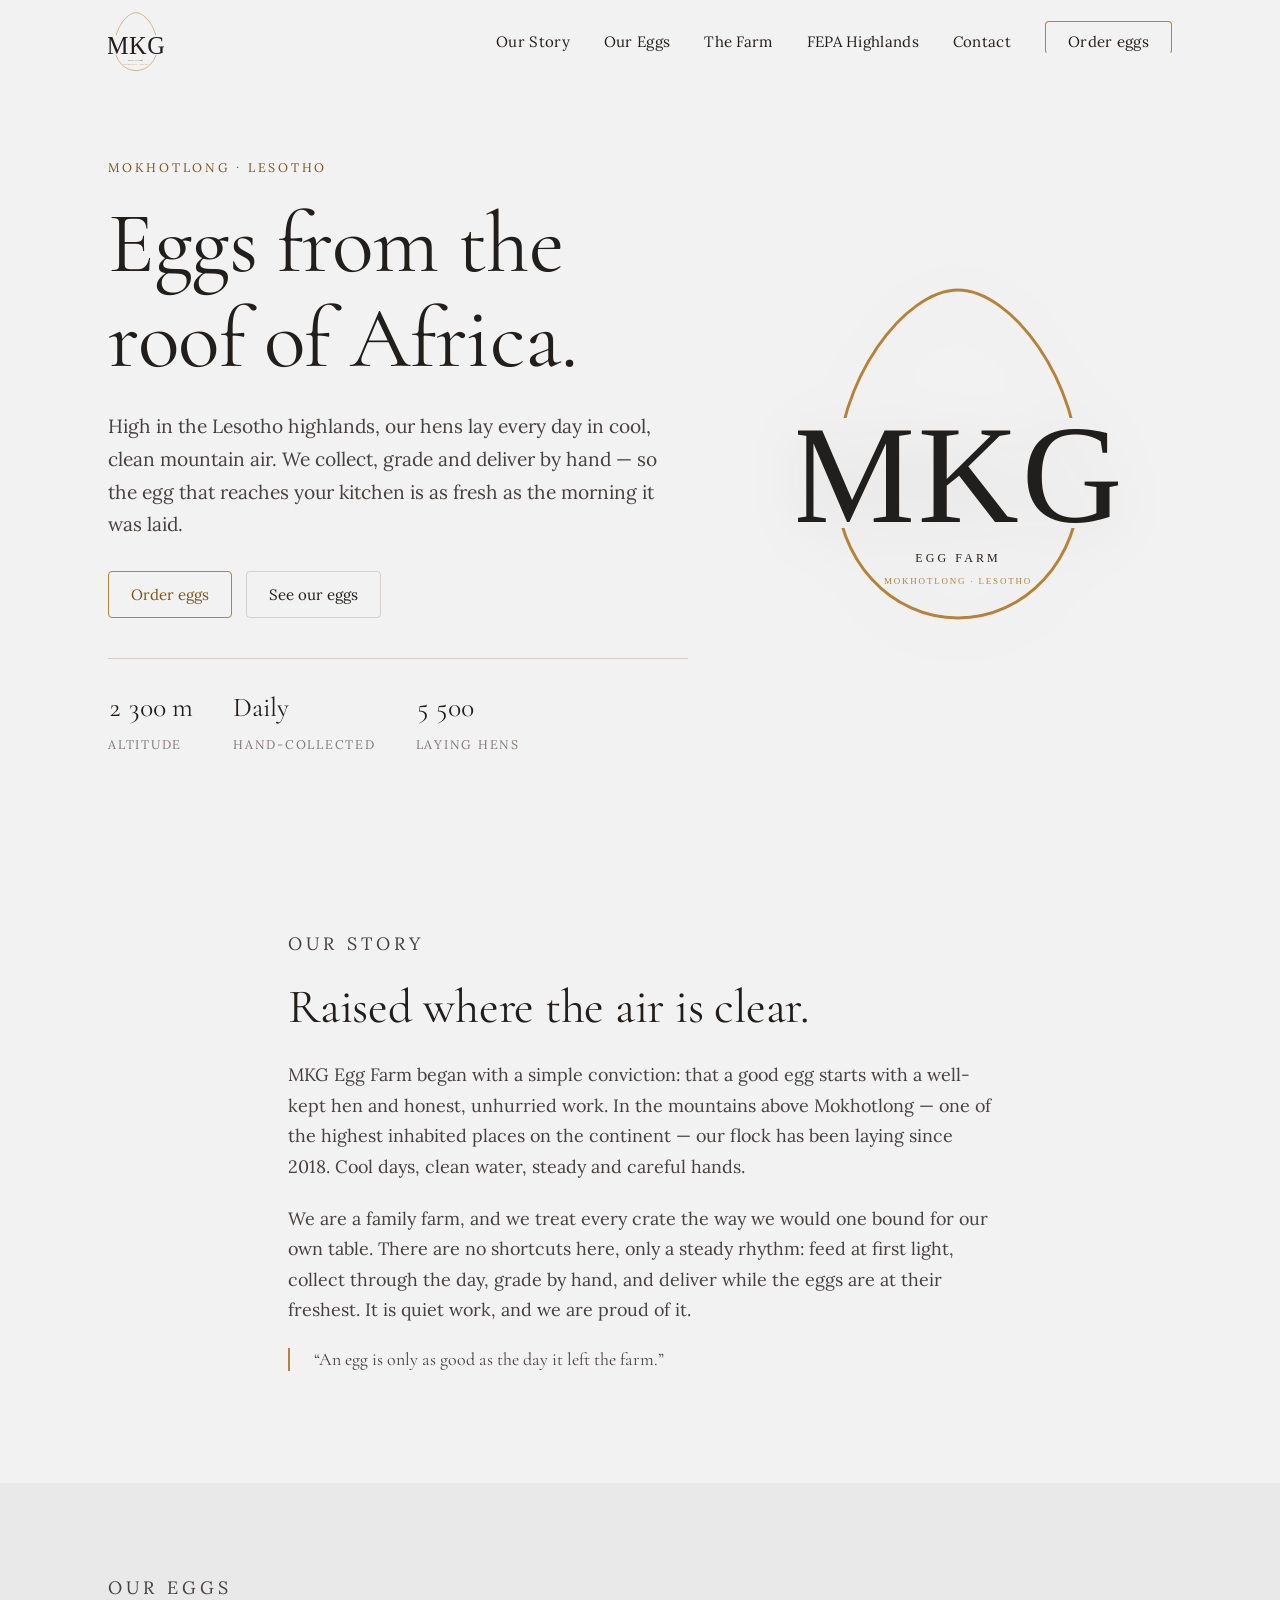
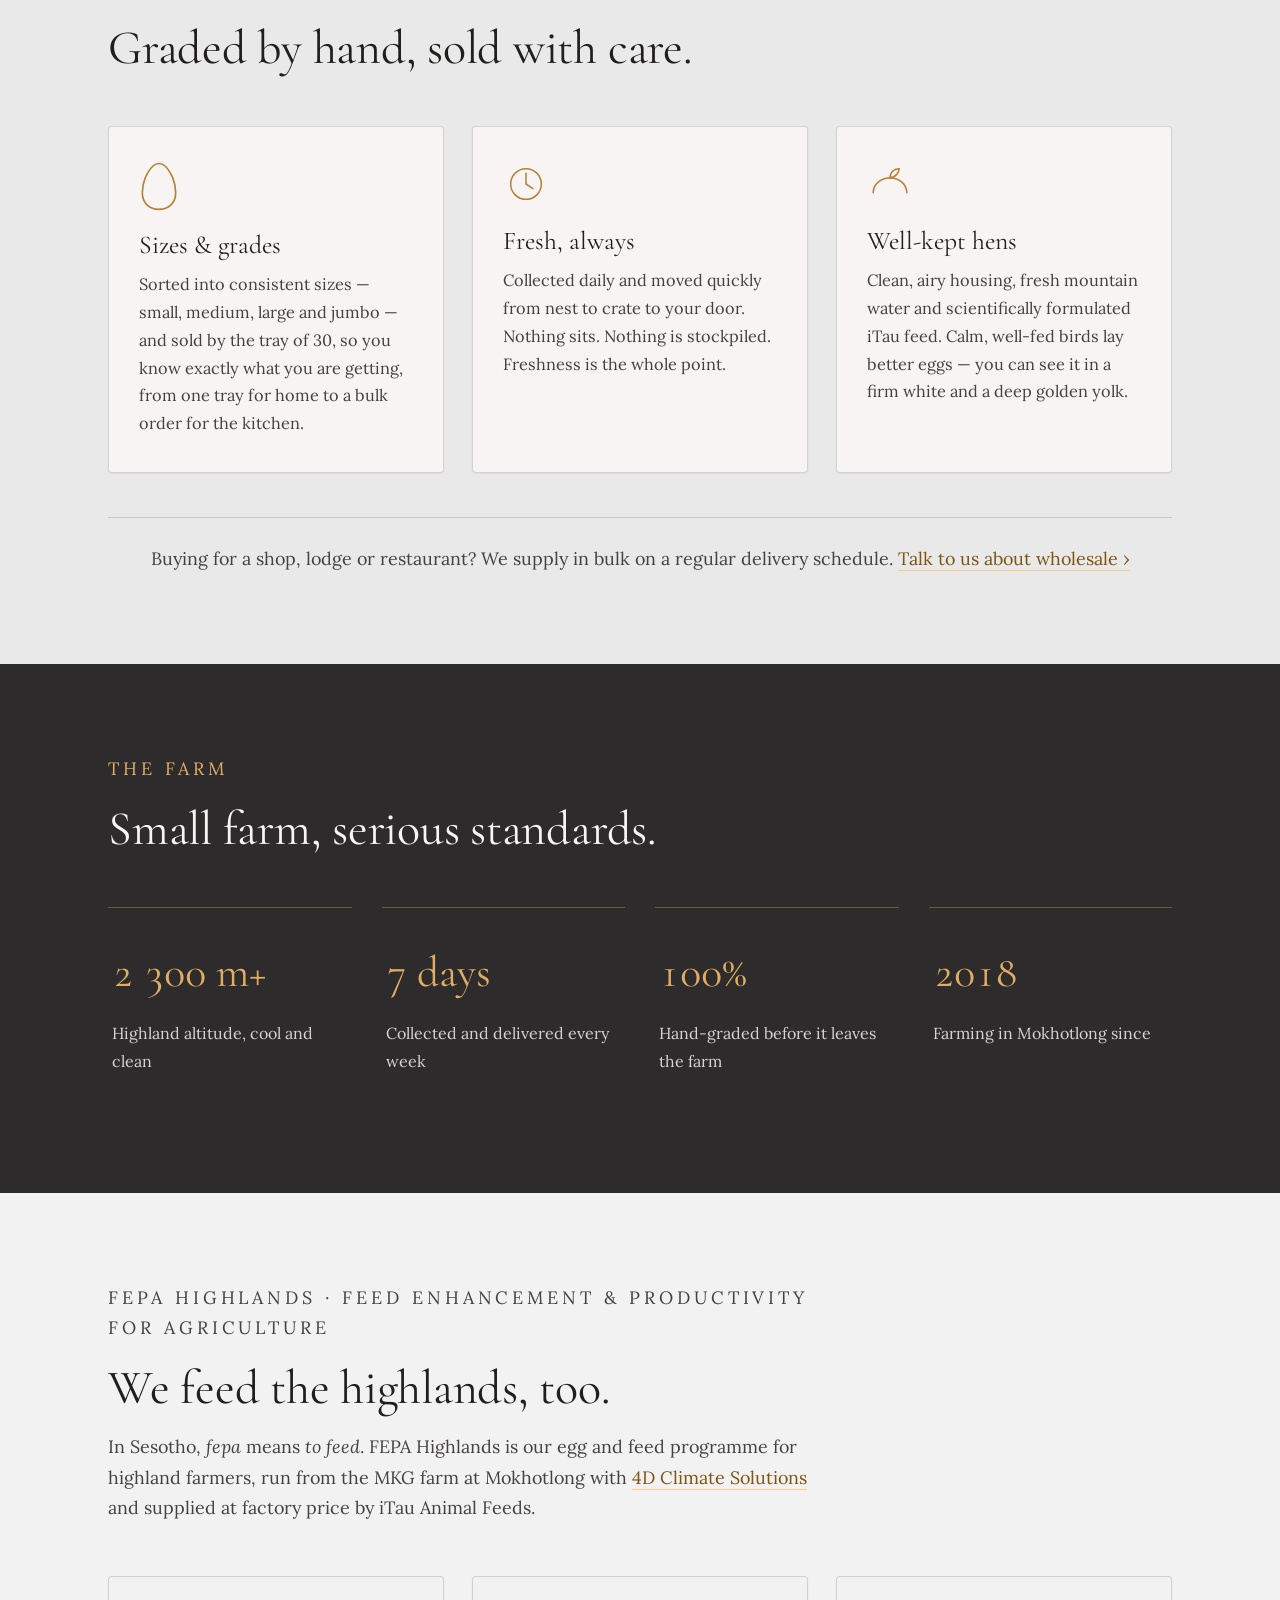
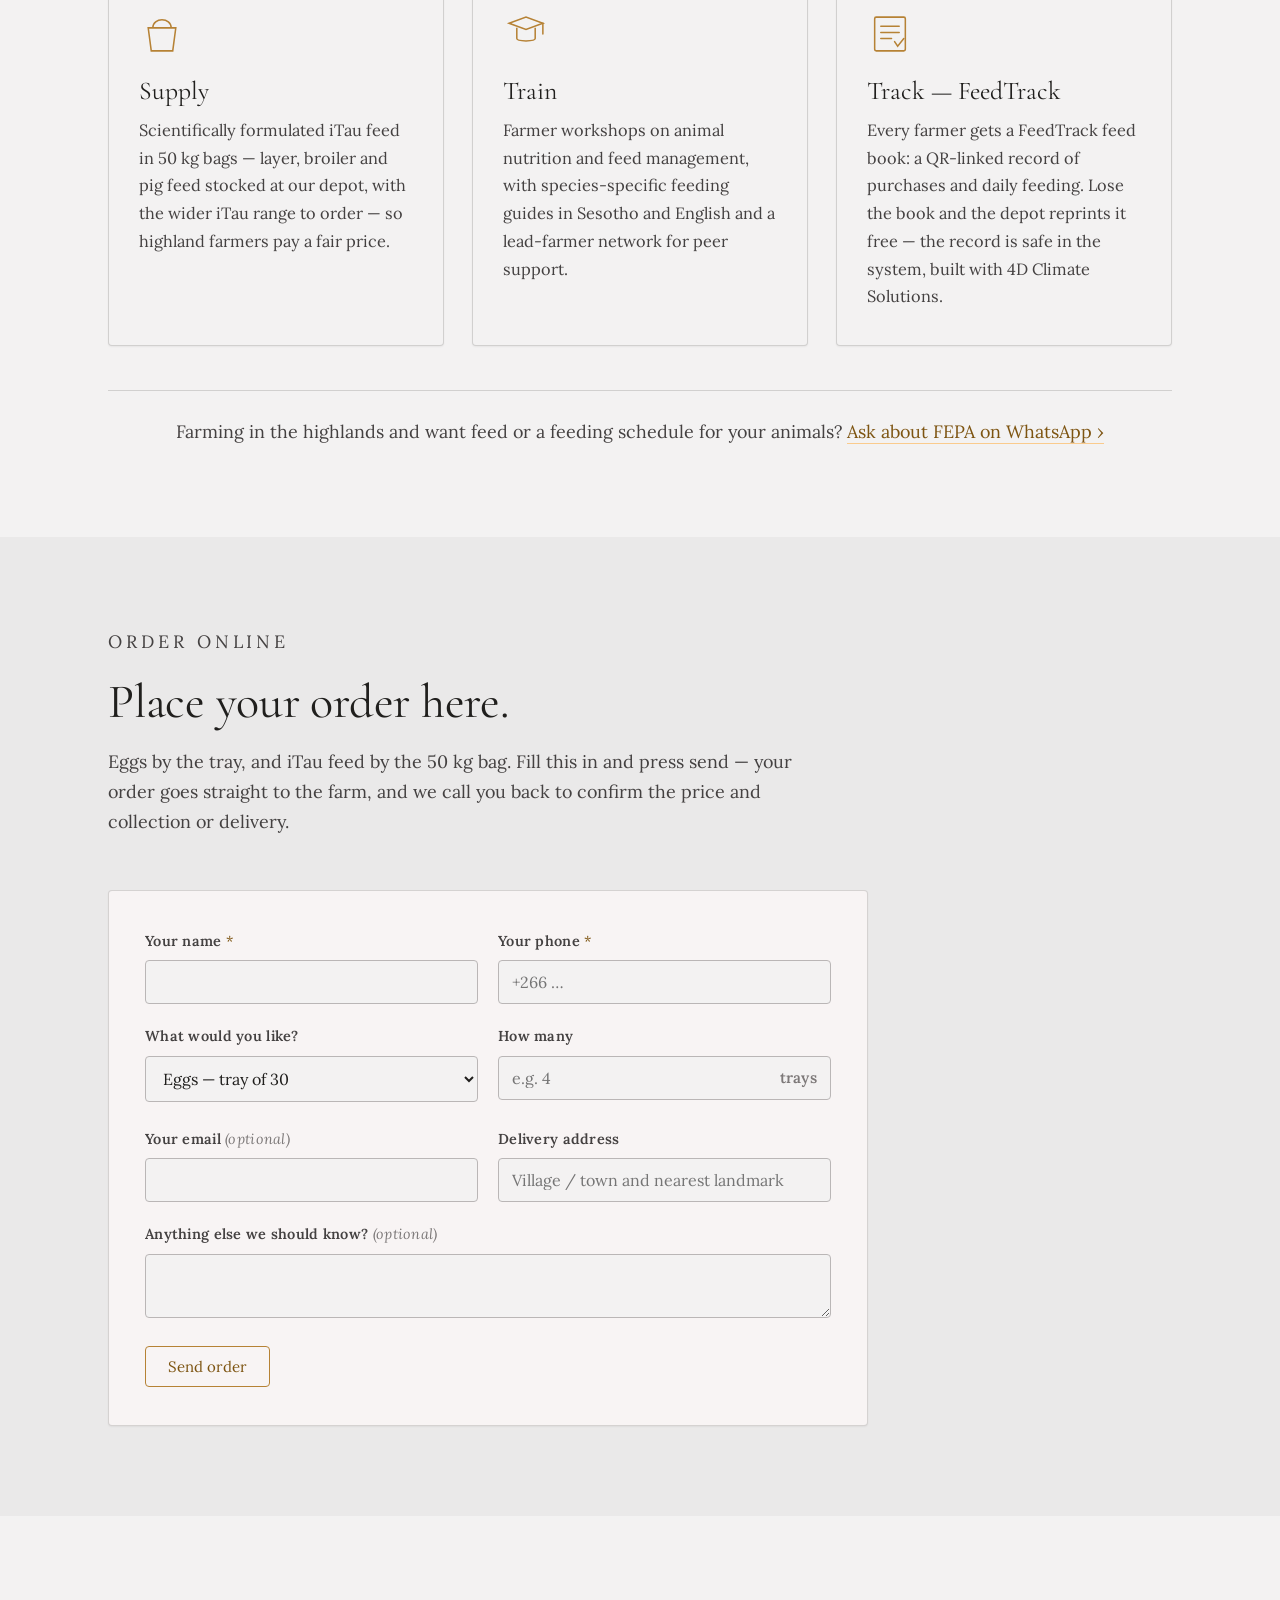
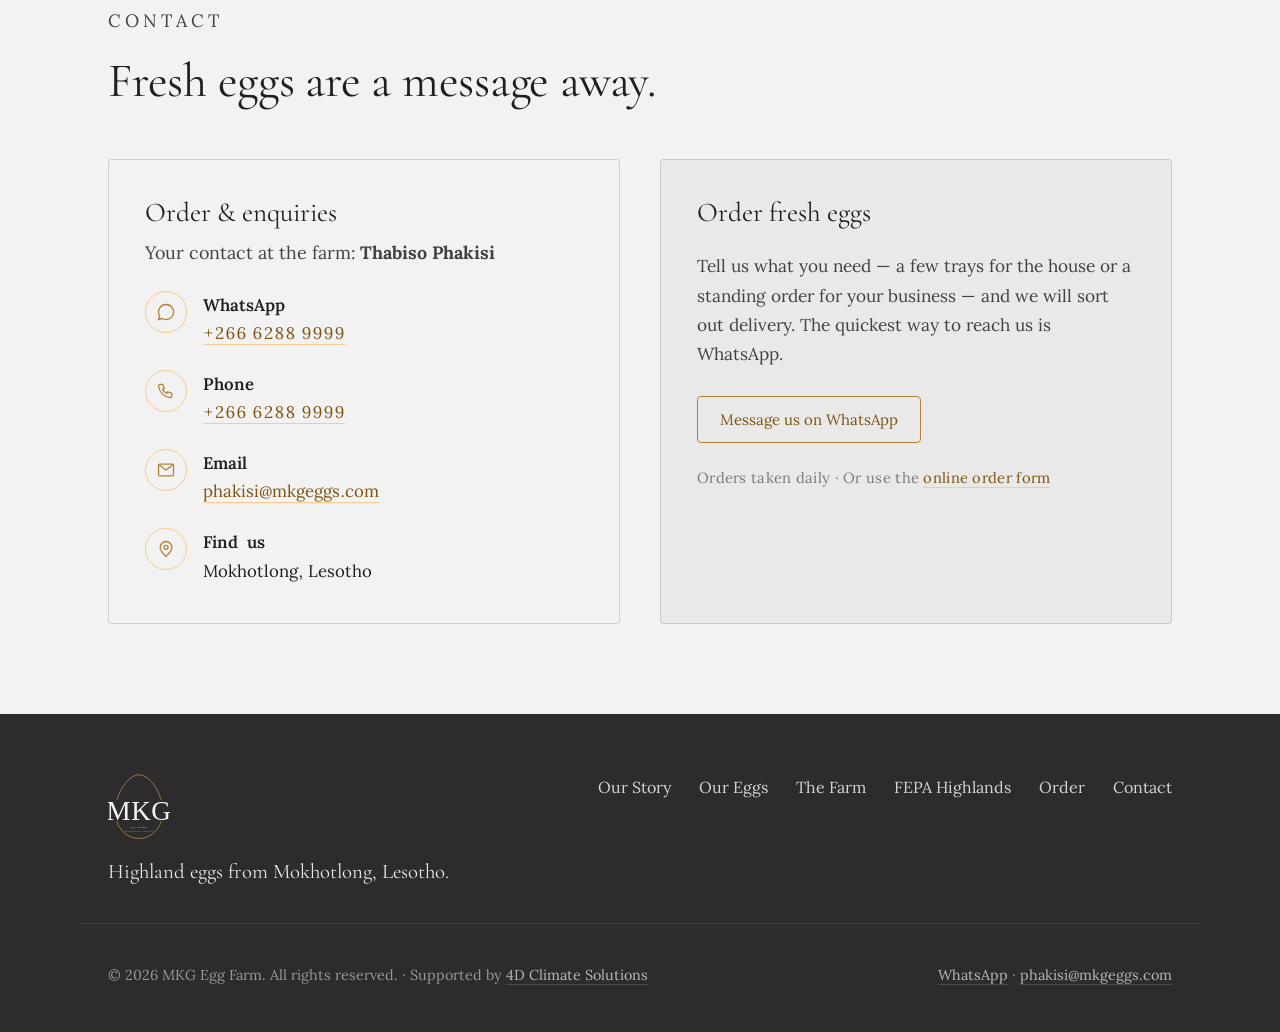
<file: index.html>
<!DOCTYPE html>
<html lang="en">
<head>
  <meta charset="UTF-8">
  <meta name="viewport" content="width=device-width, initial-scale=1.0">
  <title>MKG Egg Farm — Highland eggs from Mokhotlong, Lesotho</title>
  <meta name="description" content="MKG Egg Farm produces fresh, carefully graded eggs in the highlands of Mokhotlong, Lesotho, and runs FEPA Highlands — affordable iTau feed and support for highland farmers.">

  <meta property="og:title" content="MKG Egg Farm — Highland eggs from Mokhotlong, Lesotho">
  <meta property="og:description" content="Fresh, carefully graded eggs from the Lesotho highlands — and FEPA Highlands feed for highland farmers.">
  <meta property="og:type" content="website">
  <meta property="og:url" content="https://mkgeggs.com/">
  <meta property="og:image" content="https://mkgeggs.com/brand/logo/png/mkg-logo-primary.png">

  <link rel="icon" href="/favicon.svg?v=2" type="image/svg+xml">
  <link rel="alternate icon" href="/favicon.png?v=2" type="image/png">
  <link rel="apple-touch-icon" href="/favicon.png?v=2">

  <link rel="stylesheet" href="/brand/mkg-tokens.css">
  <link rel="stylesheet" href="/styles.css?v=3">
</head>
<body>
  <a class="skip-link" href="#main">Skip to content</a>

  <!-- ─────────────  HEADER  ───────────── -->
  <header class="site-header" id="top">
    <div class="wrap header-inner">
      <a class="brand" href="#top" aria-label="MKG Egg Farm — home">
        <img src="/brand/logo/mkg-logo-primary.svg" alt="MKG Egg Farm" width="132" height="72">
      </a>

      <nav class="nav" aria-label="Primary">
        <button class="nav-toggle" aria-expanded="false" aria-controls="nav-menu" aria-label="Menu">
          <span></span><span></span><span></span>
        </button>
        <ul class="nav-menu" id="nav-menu">
          <li><a href="#story">Our Story</a></li>
          <li><a href="#eggs">Our Eggs</a></li>
          <li><a href="#farm">The Farm</a></li>
          <li><a href="#fepa">FEPA Highlands</a></li>
          <li><a href="#contact">Contact</a></li>
          <li><a class="mkg-btn nav-cta" href="#order">Order eggs</a></li>
        </ul>
      </nav>
    </div>
  </header>

  <main id="main">

    <!-- ─────────────  HERO  ───────────── -->
    <section class="hero">
      <div class="wrap hero-inner">
        <div class="hero-copy">
          <p class="eyebrow">Mokhotlong · Lesotho</p>
          <h1>Eggs from the<br>roof of Africa.</h1>
          <p class="lead">
            High in the Lesotho highlands, our hens lay every day in cool, clean
            mountain air. We collect, grade and deliver by hand — so the egg that
            reaches your kitchen is as fresh as the morning it was laid.
          </p>
          <div class="hero-actions">
            <a class="mkg-btn" href="#order">Order eggs</a>
            <a class="mkg-btn btn-ghost" href="#eggs">See our eggs</a>
          </div>
          <hr class="mkg-hr hero-rule">
          <ul class="hero-facts">
            <li><span class="num">2 300 m</span><span class="label">altitude</span></li>
            <li><span class="num">Daily</span><span class="label">hand-collected</span></li>
            <li><span class="num">5 500</span><span class="label">laying hens</span></li>
          </ul>
        </div>
        <div class="hero-mark" aria-hidden="true">
          <img src="/brand/logo/mkg-logo-primary.svg" alt="" width="320" height="340">
        </div>
      </div>
    </section>

    <!-- ─────────────  STORY  ───────────── -->
    <section class="section" id="story">
      <div class="wrap narrow">
        <p class="section-eyebrow">Our Story</p>
        <h2>Raised where the air is clear.</h2>
        <p>
          MKG Egg Farm began with a simple conviction: that a good egg starts with
          a well-kept hen and honest, unhurried work. In the mountains above
          Mokhotlong — one of the highest inhabited places on the continent — our
          flock has been laying since 2018. Cool days, clean water, steady and
          careful hands.
        </p>
        <p>
          We are a family farm, and we treat every crate the way we would one bound
          for our own table. There are no shortcuts here, only a steady rhythm:
          feed at first light, collect through the day, grade by hand, and deliver
          while the eggs are at their freshest. It is quiet work, and we are proud
          of it.
        </p>
        <p class="pull">
          &ldquo;An egg is only as good as the day it left the farm.&rdquo;
        </p>
      </div>
    </section>

    <!-- ─────────────  EGGS  ───────────── -->
    <section class="section section-alt" id="eggs">
      <div class="wrap">
        <div class="section-head">
          <p class="section-eyebrow">Our Eggs</p>
          <h2>Graded by hand, sold with care.</h2>
        </div>

        <div class="cards">
          <article class="card">
            <div class="card-icon" aria-hidden="true">
              <svg viewBox="0 0 48 60" width="40" height="50"><path d="M24 3C34 3 44 22 44 38C44 51 35 58 24 58C13 58 4 51 4 38C4 22 14 3 24 3Z" fill="none" stroke="var(--mkg-gold)" stroke-width="2"/></svg>
            </div>
            <h3>Sizes &amp; grades</h3>
            <p>
              Sorted into consistent sizes — small, medium, large and jumbo — and
              sold by the tray of 30, so you know exactly what you are getting,
              from one tray for home to a bulk order for the kitchen.
            </p>
          </article>

          <article class="card">
            <div class="card-icon" aria-hidden="true">
              <svg viewBox="0 0 60 60" width="46" height="46"><circle cx="30" cy="30" r="20" fill="none" stroke="var(--mkg-gold)" stroke-width="2"/><path d="M30 16v14l9 6" fill="none" stroke="var(--mkg-gold)" stroke-width="2" stroke-linecap="round"/></svg>
            </div>
            <h3>Fresh, always</h3>
            <p>
              Collected daily and moved quickly from nest to crate to your door.
              Nothing sits. Nothing is stockpiled. Freshness is the whole point.
            </p>
          </article>

          <article class="card">
            <div class="card-icon" aria-hidden="true">
              <svg viewBox="0 0 60 60" width="46" height="46"><path d="M8 42C8 30 18 22 30 22C42 22 52 30 52 42" fill="none" stroke="var(--mkg-gold)" stroke-width="2"/><path d="M30 22c0-8 6-12 12-12-1 7-5 11-12 12z" fill="none" stroke="var(--mkg-gold)" stroke-width="2"/></svg>
            </div>
            <h3>Well-kept hens</h3>
            <p>
              Clean, airy housing, fresh mountain water and scientifically
              formulated iTau feed. Calm, well-fed birds lay better eggs — you can
              see it in a firm white and a deep golden yolk.
            </p>
          </article>
        </div>

        <div class="eggs-note">
          <p>
            Buying for a shop, lodge or restaurant? We supply in bulk on a regular
            delivery schedule. <a href="#contact">Talk to us about wholesale &rsaquo;</a>
          </p>
        </div>
      </div>
    </section>

    <!-- ─────────────  FARM (dark)  ───────────── -->
    <section class="section section-dark" id="farm">
      <div class="wrap">
        <div class="section-head">
          <p class="section-eyebrow">The Farm</p>
          <h2>Small farm, serious standards.</h2>
        </div>
        <div class="stats">
          <div class="stat">
            <span class="stat-num">2 300 m+</span>
            <span class="stat-label">Highland altitude, cool and clean</span>
          </div>
          <div class="stat">
            <span class="stat-num">7 days</span>
            <span class="stat-label">Collected and delivered every week</span>
          </div>
          <div class="stat">
            <span class="stat-num">100%</span>
            <span class="stat-label">Hand-graded before it leaves the farm</span>
          </div>
          <div class="stat">
            <span class="stat-num">2018</span>
            <span class="stat-label">Farming in Mokhotlong since</span>
          </div>
        </div>
      </div>
    </section>

    <!-- ─────────────  FEPA HIGHLANDS  ───────────── -->
    <section class="section" id="fepa">
      <div class="wrap">
        <div class="section-head">
          <p class="section-eyebrow">FEPA Highlands · Feed Enhancement &amp; Productivity for Agriculture</p>
          <h2>We feed the highlands, too.</h2>
          <p>
            In Sesotho, <em>fepa</em> means <em>to feed</em>. FEPA Highlands is our
            egg and feed programme for highland farmers, run from the MKG farm at
            Mokhotlong with <a href="https://4dcs.co.za" target="_blank" rel="noopener">4D Climate Solutions</a>
            and supplied at factory price by iTau Animal Feeds.
          </p>
        </div>

        <div class="cards">
          <article class="card">
            <div class="card-icon" aria-hidden="true">
              <svg viewBox="0 0 60 60" width="46" height="46"><path d="M12 22h36l-4 30H16z" fill="none" stroke="var(--mkg-gold)" stroke-width="2"/><path d="M18 22c0-14 24-14 24 0" fill="none" stroke="var(--mkg-gold)" stroke-width="2"/></svg>
            </div>
            <h3>Supply</h3>
            <p>
              Scientifically formulated iTau feed in 50&nbsp;kg bags — layer,
              broiler and pig feed stocked at our depot, with the wider iTau range
              to order — so highland farmers pay a fair price.
            </p>
          </article>

          <article class="card">
            <div class="card-icon" aria-hidden="true">
              <svg viewBox="0 0 60 60" width="46" height="46"><path d="M8 16l22-8 22 8-22 8z" fill="none" stroke="var(--mkg-gold)" stroke-width="2"/><path d="M18 22v14c0 4 24 4 24 0V22" fill="none" stroke="var(--mkg-gold)" stroke-width="2"/><path d="M52 16v14" stroke="var(--mkg-gold)" stroke-width="2" stroke-linecap="round"/></svg>
            </div>
            <h3>Train</h3>
            <p>
              Farmer workshops on animal nutrition and feed management, with
              species-specific feeding guides in Sesotho and English and a
              lead-farmer network for peer support.
            </p>
          </article>

          <article class="card">
            <div class="card-icon" aria-hidden="true">
              <svg viewBox="0 0 60 60" width="46" height="46"><rect x="10" y="8" width="40" height="44" rx="2" fill="none" stroke="var(--mkg-gold)" stroke-width="2"/><path d="M18 20h24M18 28h24M18 36h14" stroke="var(--mkg-gold)" stroke-width="2" stroke-linecap="round"/><path d="M36 40l4 6 8-10" fill="none" stroke="var(--mkg-gold)" stroke-width="2" stroke-linecap="round"/></svg>
            </div>
            <h3>Track — FeedTrack</h3>
            <p>
              Every farmer gets a FeedTrack feed book: a QR-linked record of
              purchases and daily feeding. Lose the book and the depot reprints it
              free — the record is safe in the system, built with 4D Climate Solutions.
            </p>
          </article>
        </div>

        <div class="eggs-note">
          <p>
            Farming in the highlands and want feed or a feeding schedule for your
            animals? <a href="https://wa.me/26662889999" target="_blank" rel="noopener">Ask about FEPA on WhatsApp &rsaquo;</a>
          </p>
        </div>
      </div>
    </section>

    <!-- ─────────────  ORDER ONLINE  ───────────── -->
    <section class="section section-alt" id="order">
      <div class="wrap">
        <div class="section-head">
          <p class="section-eyebrow">Order Online</p>
          <h2>Place your order here.</h2>
          <p>
            Eggs by the tray, and iTau feed by the 50&nbsp;kg bag. Fill this in and
            press send — your order goes straight to the farm, and we call you
            back to confirm the price and collection or delivery.
          </p>
        </div>

        <form class="order-form" id="order-form">
          <div class="of-row">
            <label class="of-field">
              <span>Your name <em class="req" aria-hidden="true">*</em></span>
              <input type="text" name="name" autocomplete="name" required>
            </label>
            <label class="of-field">
              <span>Your phone <em class="req" aria-hidden="true">*</em></span>
              <input type="tel" name="phone" autocomplete="tel" placeholder="+266 …" required>
            </label>
          </div>
          <div class="of-row">
            <label class="of-field">
              <span>What would you like?</span>
              <select name="item">
                <optgroup label="Eggs">
                  <option>Eggs — tray of 30</option>
                </optgroup>
                <optgroup label="iTau feed — 50 kg bags">
                  <option>Feed — Complete Lay Ph.2 (layers)</option>
                  <option>Feed — Broiler Grower</option>
                  <option>Feed — Broiler Finisher</option>
                  <option>Feed — Pig Grower</option>
                  <option>Feed — Pig Finisher</option>
                </optgroup>
              </select>
            </label>
            <label class="of-field of-qty">
              <span>How many</span>
              <span class="of-unit">
                <input type="number" name="qty" min="1" step="1" placeholder="e.g. 4" required>
                <span class="of-unit-tag" id="qty-unit">trays</span>
              </span>
            </label>
          </div>
          <div class="of-row">
            <label class="of-field">
              <span>Your email <em>(optional)</em></span>
              <input type="email" name="email" autocomplete="email">
            </label>
            <label class="of-field">
              <span>Delivery address</span>
              <input type="text" name="address" autocomplete="street-address" placeholder="Village / town and nearest landmark">
            </label>
          </div>
          <label class="of-field">
            <span>Anything else we should know? <em>(optional)</em></span>
            <textarea name="note" rows="2"></textarea>
          </label>
          <label class="of-hp" aria-hidden="true" style="position:absolute;left:-9999px;top:-9999px;height:1px;width:1px;overflow:hidden;">
            Leave this empty <input type="text" name="botcheck" tabindex="-1" autocomplete="off">
          </label>
          <div class="of-actions">
            <button class="mkg-btn" type="submit" id="order-send">Send order</button>
            <p class="of-status" id="order-status" role="status"></p>
          </div>
        </form>

        <div class="order-done" id="order-done" hidden>
          <h3>Kea leboha — order received!</h3>
          <p>Your order is on its way to the farm. We will call you back shortly
             to confirm the price and arrange collection or delivery.</p>
        </div>
      </div>
    </section>

    <!-- ─────────────  CONTACT  ───────────── -->
    <section class="section" id="contact">
      <div class="wrap">
        <div class="section-head">
          <p class="section-eyebrow">Contact</p>
          <h2>Fresh eggs are a message away.</h2>
        </div>

        <div class="contact-grid">
          <div class="contact-card">
            <h3>Order &amp; enquiries</h3>
            <p class="contact-person">Your contact at the farm: <strong>Thabiso Phakisi</strong></p>
            <ul class="contact-list">
              <li>
                <span class="ci" aria-hidden="true">
                  <svg viewBox="0 0 24 24" width="20" height="20"><path d="M12 3a9 9 0 00-7.7 13.6L3 21l4.6-1.2A9 9 0 1012 3z" fill="none" stroke="var(--mkg-gold)" stroke-width="1.6"/></svg>
                </span>
                <span>
                  <strong>WhatsApp</strong><br>
                  <a href="https://wa.me/26662889999" target="_blank" rel="noopener">+266 6288 9999</a>
                </span>
              </li>
              <li>
                <span class="ci" aria-hidden="true">
                  <svg viewBox="0 0 24 24" width="20" height="20"><path d="M5 4h3l2 5-2 1a11 11 0 005 5l1-2 5 2v3a2 2 0 01-2 2A16 16 0 013 6a2 2 0 012-2z" fill="none" stroke="var(--mkg-gold)" stroke-width="1.6"/></svg>
                </span>
                <span>
                  <strong>Phone</strong><br>
                  <a href="tel:+26662889999">+266 6288 9999</a>
                </span>
              </li>
              <li>
                <span class="ci" aria-hidden="true">
                  <svg viewBox="0 0 24 24" width="20" height="20"><rect x="3" y="5" width="18" height="14" rx="1.5" fill="none" stroke="var(--mkg-gold)" stroke-width="1.6"/><path d="M4 6l8 6 8-6" fill="none" stroke="var(--mkg-gold)" stroke-width="1.6"/></svg>
                </span>
                <span>
                  <strong>Email</strong><br>
                  <a href="mailto:phakisi@mkgeggs.com">phakisi@mkgeggs.com</a>
                </span>
              </li>
              <li>
                <span class="ci" aria-hidden="true">
                  <svg viewBox="0 0 24 24" width="20" height="20"><path d="M12 21s7-6.3 7-11a7 7 0 00-14 0c0 4.7 7 11 7 11z" fill="none" stroke="var(--mkg-gold)" stroke-width="1.6"/><circle cx="12" cy="10" r="2.4" fill="none" stroke="var(--mkg-gold)" stroke-width="1.6"/></svg>
                </span>
                <span>
                  <strong>Find us</strong><br>
                  Mokhotlong, Lesotho
                </span>
              </li>
            </ul>
          </div>

          <div class="contact-cta">
            <h3>Order fresh eggs</h3>
            <p>
              Tell us what you need — a few trays for the house or a standing order
              for your business — and we will sort out delivery. The quickest way
              to reach us is WhatsApp.
            </p>
            <a class="mkg-btn" href="https://wa.me/26662889999" target="_blank" rel="noopener">Message us on WhatsApp</a>
            <p class="hours">Orders taken daily · Or use the <a href="#order">online order form</a></p>
          </div>
        </div>
      </div>
    </section>
  </main>

  <!-- ─────────────  FOOTER  ───────────── -->
  <footer class="site-footer">
    <div class="wrap footer-inner">
      <div class="footer-brand">
        <img src="/brand/logo/mkg-logo-reversed.svg" alt="MKG Egg Farm" width="150" height="82">
        <p class="footer-tag">Highland eggs from Mokhotlong, Lesotho.</p>
      </div>
      <nav class="footer-nav" aria-label="Footer">
        <a href="#story">Our Story</a>
        <a href="#eggs">Our Eggs</a>
        <a href="#farm">The Farm</a>
        <a href="#fepa">FEPA Highlands</a>
        <a href="#order">Order</a>
        <a href="#contact">Contact</a>
      </nav>
    </div>
    <div class="wrap footer-base">
      <p>&copy; <span id="year">2026</span> MKG Egg Farm. All rights reserved. · Supported by <a href="https://4dcs.co.za" target="_blank" rel="noopener">4D Climate Solutions</a></p>
      <p><a href="https://wa.me/26662889999" target="_blank" rel="noopener">WhatsApp</a> · <a href="mailto:phakisi@mkgeggs.com">phakisi@mkgeggs.com</a></p>
    </div>
  </footer>

  <script>
    // Mobile nav toggle
    const toggle = document.querySelector('.nav-toggle');
    const menu = document.getElementById('nav-menu');
    toggle.addEventListener('click', () => {
      const open = menu.classList.toggle('open');
      toggle.setAttribute('aria-expanded', open);
    });
    menu.querySelectorAll('a').forEach(a =>
      a.addEventListener('click', () => {
        menu.classList.remove('open');
        toggle.setAttribute('aria-expanded', 'false');
      })
    );
    // Current year
    document.getElementById('year').textContent = new Date().getFullYear();
    // Online order form → opens WhatsApp (or email) with the order pre-written
    const orderForm = document.getElementById('order-form');
    const itemSelect = orderForm.querySelector('select[name=item]');
    const qtyUnit = document.getElementById('qty-unit');
    const orderUnit = () => itemSelect.value.startsWith('Eggs') ? 'trays' : 'bags';
    const updateUnit = () => { qtyUnit.textContent = orderUnit(); };
    itemSelect.addEventListener('change', updateUnit);
    updateUnit();
    const sendBtn = document.getElementById('order-send');
    const statusEl = document.getElementById('order-status');
    orderForm.addEventListener('submit', async e => {
      e.preventDefault();
      if (!orderForm.reportValidity()) return;
      const f = new FormData(orderForm);
      sendBtn.disabled = true;
      sendBtn.textContent = 'Sending…';
      statusEl.textContent = '';
      try {
        const res = await fetch('/api/order', {
          method: 'POST',
          headers: { 'content-type': 'application/json' },
          body: JSON.stringify({
            name: f.get('name'),
            phone: f.get('phone'),
            item: f.get('item'),
            qty: f.get('qty'),
            email: f.get('email'),
            address: f.get('address'),
            note: f.get('note'),
            botcheck: f.get('botcheck')
          })
        });
        if (!res.ok) throw new Error((await res.json().catch(() => ({}))).error || 'send failed');
        orderForm.hidden = true;
        document.getElementById('order-done').hidden = false;
      } catch (err) {
        statusEl.textContent = 'Sorry — your order could not be sent. Please call us on +266 6288 9999.';
        sendBtn.disabled = false;
        sendBtn.textContent = 'Send order';
      }
    });
    // Subtle header shadow on scroll
    const header = document.querySelector('.site-header');
    const onScroll = () => header.classList.toggle('scrolled', window.scrollY > 8);
    window.addEventListener('scroll', onScroll, { passive: true });
    onScroll();
  </script>
</body>
</html>
</file>
<file: brand/mkg-tokens.css>
/* MKG Egg Farm — brand tokens
   Derived from the Classical design system. Drop this in and style against the
   variables; do not hard-code hexes in components. */

@import url("https://fonts.googleapis.com/css2?family=Cormorant+Garamond:wght@300;400;500;600&family=Lora:ital,wght@0,400;0,500;0,600;1,400&display=swap");

:root {
  /* ── Core roles ────────────────────────────────── */
  --mkg-bg:        #f3f2f2;  /* page ground */
  --mkg-surface:   #eae9e9;  /* raised panel */
  --mkg-ink:       #201f1d;  /* body + headings */
  --mkg-gold:      #b68235;  /* the one accent — use as stroke, rule, underline */
  --mkg-divider:   rgba(32, 31, 29, 0.16);

  /* ── Neutral ramp ──────────────────────────────── */
  --mkg-neutral-100: #f8f4f4;
  --mkg-neutral-200: #eae7e7;
  --mkg-neutral-300: #d7d3d3;
  --mkg-neutral-400: #bab6b6;
  --mkg-neutral-500: #9b9797;
  --mkg-neutral-600: #7d7979;
  --mkg-neutral-700: #605d5d;
  --mkg-neutral-800: #444141;
  --mkg-neutral-900: #2d2b2b;  /* dark sections, reversed logo ground */

  /* ── Gold ramp ─────────────────────────────────── */
  --mkg-gold-100: #fff3e4;
  --mkg-gold-200: #ffe3bf;
  --mkg-gold-300: #facb8d;
  --mkg-gold-400: #e1ad66;  /* gold on dark grounds */
  --mkg-gold-500: #c28d41;
  --mkg-gold-600: #a06f24;  /* pressed / active */
  --mkg-gold-700: #7d5411;  /* gold TEXT at paragraph size */
  --mkg-gold-800: #5a3b0a;
  --mkg-gold-900: #3a270d;

  /* ── Type ──────────────────────────────────────── */
  --mkg-font-display: "Cormorant Garamond", Garamond, serif;
  --mkg-font-body:    "Lora", Georgia, serif;
  --mkg-radius:       4px;

  /* ── Elevation — a whisper, never a slab ───────── */
  --mkg-shadow-sm: 0 1px 2px rgba(32, 31, 29, 0.06);
  --mkg-shadow-md: 0 2px 8px rgba(32, 31, 29, 0.08);
  --mkg-shadow-lg: 0 8px 28px rgba(32, 31, 29, 0.10);
}

body {
  background: var(--mkg-bg);
  color: var(--mkg-ink);
  font-family: var(--mkg-font-body);
  line-height: 1.7;
}

h1, h2, h3, h4 {
  font-family: var(--mkg-font-display);
  font-weight: 400;
  line-height: 1.1;
}

a { color: var(--mkg-gold-700); text-decoration: none; border-bottom: 1px solid var(--mkg-gold-300); }
a:hover { color: var(--mkg-gold-800); border-bottom-color: var(--mkg-gold-600); }

/* Outlined button — never a solid gold fill */
.mkg-btn {
  font-family: var(--mkg-font-body);
  font-size: 15px;
  padding: 10px 22px;
  border: 1px solid var(--mkg-gold);
  border-radius: var(--mkg-radius);
  background: transparent;
  color: var(--mkg-gold-700);
  cursor: pointer;
  transition: background 120ms ease, border-color 120ms ease;
}
.mkg-btn:hover  { background: var(--mkg-gold-100); }
.mkg-btn:active { border-color: var(--mkg-gold-600); background: var(--mkg-gold-200); }

:focus-visible { outline: 2px solid var(--mkg-gold); outline-offset: 2px; }
::selection { background: var(--mkg-gold-200); }

.mkg-hr { border: 0; border-top: 1px solid var(--mkg-divider); margin: 2rem 0; }
</file>
<file: styles.css>
/* MKG Egg Farm — site styles
   Built on brand/mkg-tokens.css. Gold is a stroke/accent only, never a large fill.
   Cormorant Garamond (400) for display, Lora for body. */

*, *::before, *::after { box-sizing: border-box; }

html { scroll-behavior: smooth; scroll-padding-top: 96px; }
body { margin: 0; -webkit-font-smoothing: antialiased; text-rendering: optimizeLegibility; }

img, svg { display: block; max-width: 100%; height: auto; }

.wrap { width: 100%; max-width: 1120px; margin: 0 auto; padding: 0 28px; }
.narrow { max-width: 760px; }

.skip-link {
  position: absolute; left: -9999px; top: 0;
  background: var(--mkg-ink); color: var(--mkg-neutral-100);
  padding: 10px 16px; z-index: 200; border-bottom: none;
}
.skip-link:focus { left: 8px; top: 8px; }

/* ─────────────  HEADER  ───────────── */
.site-header {
  position: sticky; top: 0; z-index: 100;
  background: rgba(243, 242, 242, 0.88);
  backdrop-filter: saturate(140%) blur(8px);
  border-bottom: 1px solid transparent;
  transition: border-color 200ms ease, box-shadow 200ms ease;
}
.site-header.scrolled {
  border-bottom-color: var(--mkg-divider);
  box-shadow: var(--mkg-shadow-sm);
}
.header-inner {
  display: flex; align-items: center; justify-content: space-between;
  min-height: 84px;
}
.brand { display: inline-flex; border-bottom: none; }
.brand img { height: 60px; width: auto; }

.nav { display: flex; align-items: center; }
.nav-menu {
  display: flex; align-items: center; gap: 34px;
  list-style: none; margin: 0; padding: 0;
}
.nav-menu a {
  font-family: var(--mkg-font-body);
  font-size: 15px; letter-spacing: 0.02em;
  color: var(--mkg-ink); border-bottom: 1px solid transparent;
  padding-bottom: 2px;
}
.nav-menu a:hover { color: var(--mkg-gold-700); border-bottom-color: var(--mkg-gold-400); }
.nav-cta, .nav-cta:hover { color: var(--mkg-gold-700); border-bottom: 1px solid var(--mkg-gold); }

.nav-toggle {
  display: none; flex-direction: column; gap: 5px;
  width: 42px; height: 40px; padding: 9px 8px;
  background: transparent; border: 1px solid var(--mkg-divider);
  border-radius: var(--mkg-radius); cursor: pointer;
}
.nav-toggle span { height: 1.5px; background: var(--mkg-ink); border-radius: 2px; transition: 160ms; }

/* ─────────────  HERO  ───────────── */
.hero { padding: 72px 0 84px; overflow: hidden; }
.hero-inner {
  display: grid; grid-template-columns: 1.15fr 0.85fr;
  gap: 56px; align-items: center;
}
.eyebrow, .section-eyebrow {
  font-family: var(--mkg-font-body);
  text-transform: uppercase; letter-spacing: 0.22em;
  font-size: 12.5px; color: var(--mkg-gold-700);
  margin: 0 0 18px;
}
.hero h1 {
  font-size: clamp(3rem, 7vw, 5.4rem);
  margin: 0 0 24px; letter-spacing: -0.005em;
}
.lead {
  font-size: 1.2rem; color: var(--mkg-neutral-800);
  max-width: 46ch; margin: 0 0 30px;
}
.hero-actions { display: flex; flex-wrap: wrap; gap: 14px; }
.btn-ghost { border-color: var(--mkg-divider); color: var(--mkg-ink); }
.btn-ghost:hover { background: var(--mkg-surface); border-color: var(--mkg-gold-400); }

.hero-rule { margin: 40px 0 26px; }
.hero-facts {
  display: flex; flex-wrap: wrap; gap: 40px;
  list-style: none; margin: 0; padding: 0;
}
.hero-facts li { display: flex; flex-direction: column; }
.hero-facts .num {
  font-family: var(--mkg-font-display); font-size: 1.7rem;
  color: var(--mkg-ink); font-feature-settings: "tnum";
}
.hero-facts .label {
  font-size: 12.5px; letter-spacing: 0.14em; text-transform: uppercase;
  color: var(--mkg-neutral-600); margin-top: 2px;
}
.hero-mark { display: flex; justify-content: center; }
.hero-mark img { width: min(320px, 78%); filter: drop-shadow(var(--mkg-shadow-lg)); }

/* ─────────────  SECTIONS  ───────────── */
.section { padding: 90px 0; }
.section-alt { background: var(--mkg-surface); }
.section-head { max-width: 720px; margin: 0 0 52px; }
.section h2 {
  font-size: clamp(2.1rem, 4vw, 3rem);
  margin: 0; letter-spacing: -0.005em;
}
.section p { font-size: 1.12rem; color: var(--mkg-neutral-800); }
.narrow h2 { margin-bottom: 26px; }
.narrow p { margin: 0 0 22px; }

.pull {
  font-family: var(--mkg-font-display);
  font-size: clamp(1.6rem, 3vw, 2.1rem);
  color: var(--mkg-ink); line-height: 1.3;
  border-left: 2px solid var(--mkg-gold);
  padding-left: 24px; margin: 40px 0 0;
}

/* ─────────────  CARDS  ───────────── */
.cards {
  display: grid; grid-template-columns: repeat(3, 1fr);
  gap: 28px;
}
.card {
  background: var(--mkg-bg); border: 1px solid var(--mkg-divider);
  border-radius: var(--mkg-radius); padding: 34px 30px;
  box-shadow: var(--mkg-shadow-sm);
  transition: box-shadow 180ms ease, transform 180ms ease, border-color 180ms ease;
}
.section-alt .card { background: var(--mkg-neutral-100); }
.card:hover { box-shadow: var(--mkg-shadow-md); transform: translateY(-2px); border-color: var(--mkg-gold-300); }
.card-icon { margin-bottom: 20px; }
.card h3 { font-size: 1.6rem; margin: 0 0 12px; }
.card p { font-size: 1.02rem; margin: 0; color: var(--mkg-neutral-800); }

.eggs-note {
  margin-top: 44px; padding-top: 26px;
  border-top: 1px solid var(--mkg-divider); text-align: center;
}
.eggs-note p { font-size: 1.12rem; margin: 0; }

/* ─────────────  DARK / FARM  ───────────── */
.section-dark { background: var(--mkg-neutral-900); color: var(--mkg-neutral-200); }
.section-dark .section-eyebrow { color: var(--mkg-gold-400); }
.section-dark h2 { color: var(--mkg-neutral-100); }
.stats {
  display: grid; grid-template-columns: repeat(4, 1fr); gap: 30px;
}
.stat {
  padding: 28px 4px; border-top: 1px solid rgba(225, 173, 102, 0.35);
}
.stat-num {
  display: block; font-family: var(--mkg-font-display);
  font-size: clamp(2rem, 3.4vw, 2.8rem); color: var(--mkg-gold-400);
  font-feature-settings: "tnum"; margin-bottom: 10px;
}
.stat-label { font-size: 1rem; color: var(--mkg-neutral-300); line-height: 1.5; }

/* ─────────────  ORDER FORM  ───────────── */
.order-form {
  max-width: 760px; background: var(--mkg-neutral-100);
  border: 1px solid var(--mkg-divider); border-radius: var(--mkg-radius);
  padding: 38px 36px; box-shadow: var(--mkg-shadow-sm);
}
.of-row { display: grid; grid-template-columns: 1fr 1fr; gap: 20px; }
.of-field { display: block; margin-bottom: 20px; }
.of-field > span {
  display: block; font-size: 0.9rem; font-weight: 600;
  color: var(--mkg-neutral-800); margin-bottom: 7px; letter-spacing: 0.02em;
}
.of-field > span em { font-weight: 400; color: var(--mkg-neutral-600); }
.of-field .req { font-style: normal; color: var(--mkg-gold-700); }
.of-field input, .of-field select, .of-field textarea {
  width: 100%; font-family: var(--mkg-font-body); font-size: 1rem;
  color: var(--mkg-ink); background: var(--mkg-bg);
  border: 1px solid var(--mkg-neutral-400); border-radius: var(--mkg-radius);
  padding: 11px 13px;
}
.of-field input:focus, .of-field select:focus, .of-field textarea:focus {
  outline: 2px solid var(--mkg-gold); outline-offset: 0; border-color: var(--mkg-gold);
}
.of-field textarea { resize: vertical; }
.of-unit { position: relative; display: block; }
.of-unit input { padding-right: 76px; }
.of-unit-tag {
  position: absolute; right: 14px; top: 50%; transform: translateY(-50%);
  font-size: 0.95rem; color: var(--mkg-neutral-600); pointer-events: none;
}
.of-actions { display: flex; align-items: center; gap: 22px; flex-wrap: wrap; margin-top: 6px; }
.of-status { margin: 0; font-size: 0.95rem; color: var(--mkg-gold-800); }
.of-hp { position: absolute; left: -9999px; top: -9999px; }
.mkg-btn:disabled { opacity: 0.6; cursor: default; }
.order-done {
  max-width: 760px; background: var(--mkg-neutral-100);
  border: 1px solid var(--mkg-gold-300); border-left: 4px solid var(--mkg-gold);
  border-radius: var(--mkg-radius); padding: 34px 36px;
}
.order-done h3 { font-size: 1.8rem; margin: 0 0 10px; }
.order-done p { margin: 0; }

/* ─────────────  CONTACT  ───────────── */
.contact-grid {
  display: grid; grid-template-columns: 1fr 1fr; gap: 40px;
}
.contact-card, .contact-cta {
  border: 1px solid var(--mkg-divider); border-radius: var(--mkg-radius);
  padding: 38px 36px; background: var(--mkg-bg);
}
.contact-cta { background: var(--mkg-surface); display: flex; flex-direction: column; align-items: flex-start; }
.contact-card h3, .contact-cta h3 { font-size: 1.7rem; margin: 0 0 24px; }
.contact-person { font-size: 1.02rem; color: var(--mkg-neutral-800); margin: -14px 0 22px; }
.contact-list { list-style: none; margin: 0; padding: 0; }
.contact-list li { display: flex; gap: 16px; align-items: flex-start; margin-bottom: 22px; }
.contact-list li:last-child { margin-bottom: 0; }
.ci {
  flex: none; width: 42px; height: 42px; display: grid; place-items: center;
  border: 1px solid var(--mkg-gold-300); border-radius: 50%;
}
.contact-list strong { font-family: var(--mkg-font-body); font-weight: 600; }
.contact-list span { font-size: 1.05rem; font-feature-settings: "tnum"; }
.contact-cta p { font-size: 1.08rem; margin: 0 0 26px; }
.contact-cta .hours {
  font-size: 0.92rem; color: var(--mkg-neutral-600);
  margin: 22px 0 0; letter-spacing: 0.02em;
}

/* ─────────────  FOOTER  ───────────── */
.site-footer { background: var(--mkg-neutral-900); color: var(--mkg-neutral-300); padding: 60px 0 30px; }
.footer-inner {
  display: flex; justify-content: space-between; align-items: flex-start;
  gap: 40px; flex-wrap: wrap; padding-bottom: 34px;
  border-bottom: 1px solid rgba(255,255,255,0.08);
}
.footer-brand img { height: 66px; width: auto; margin-bottom: 14px; }
.footer-tag { font-family: var(--mkg-font-display); font-size: 1.3rem; color: var(--mkg-neutral-200); margin: 0; }
.footer-nav { display: flex; gap: 28px; flex-wrap: wrap; }
.footer-nav a { color: var(--mkg-neutral-300); border-bottom: 1px solid transparent; font-size: 1rem; }
.footer-nav a:hover { color: var(--mkg-gold-400); border-bottom-color: var(--mkg-gold-400); }
.footer-base {
  display: flex; justify-content: space-between; flex-wrap: wrap; gap: 12px;
  padding-top: 24px; font-size: 0.9rem; color: var(--mkg-neutral-500);
}
.footer-base a { color: var(--mkg-neutral-400); border-bottom-color: rgba(255,255,255,0.15); }
.footer-base a:hover { color: var(--mkg-gold-400); }

/* ─────────────  RESPONSIVE  ───────────── */
@media (max-width: 900px) {
  .hero-inner { grid-template-columns: 1fr; gap: 36px; }
  .hero-mark { order: -1; }
  .hero-mark img { width: min(240px, 60%); }
  .hero { padding: 48px 0 64px; }
  .cards { grid-template-columns: 1fr; }
  .stats { grid-template-columns: 1fr 1fr; }
  .contact-grid { grid-template-columns: 1fr; }

  .nav-toggle { display: flex; }
  .nav-menu {
    position: absolute; top: 84px; left: 0; right: 0;
    flex-direction: column; align-items: stretch; gap: 0;
    background: var(--mkg-bg); border-bottom: 1px solid var(--mkg-divider);
    box-shadow: var(--mkg-shadow-md);
    max-height: 0; overflow: hidden; transition: max-height 240ms ease;
  }
  .nav-menu.open { max-height: 480px; }
  .of-row { grid-template-columns: 1fr; gap: 0; }
  .nav-menu li { border-top: 1px solid var(--mkg-divider); }
  .nav-menu li:first-child { border-top: none; }
  .nav-menu a { display: block; padding: 16px 28px; border-bottom: none; }
  .nav-cta { margin: 12px 28px; text-align: center; }
}

@media (max-width: 480px) {
  .wrap { padding: 0 20px; }
  .stats { grid-template-columns: 1fr; }
  .hero-facts { gap: 26px; }
  .section { padding: 64px 0; }
}

@media (prefers-reduced-motion: reduce) {
  html { scroll-behavior: auto; }
  * { transition: none !important; }
}
</file>
